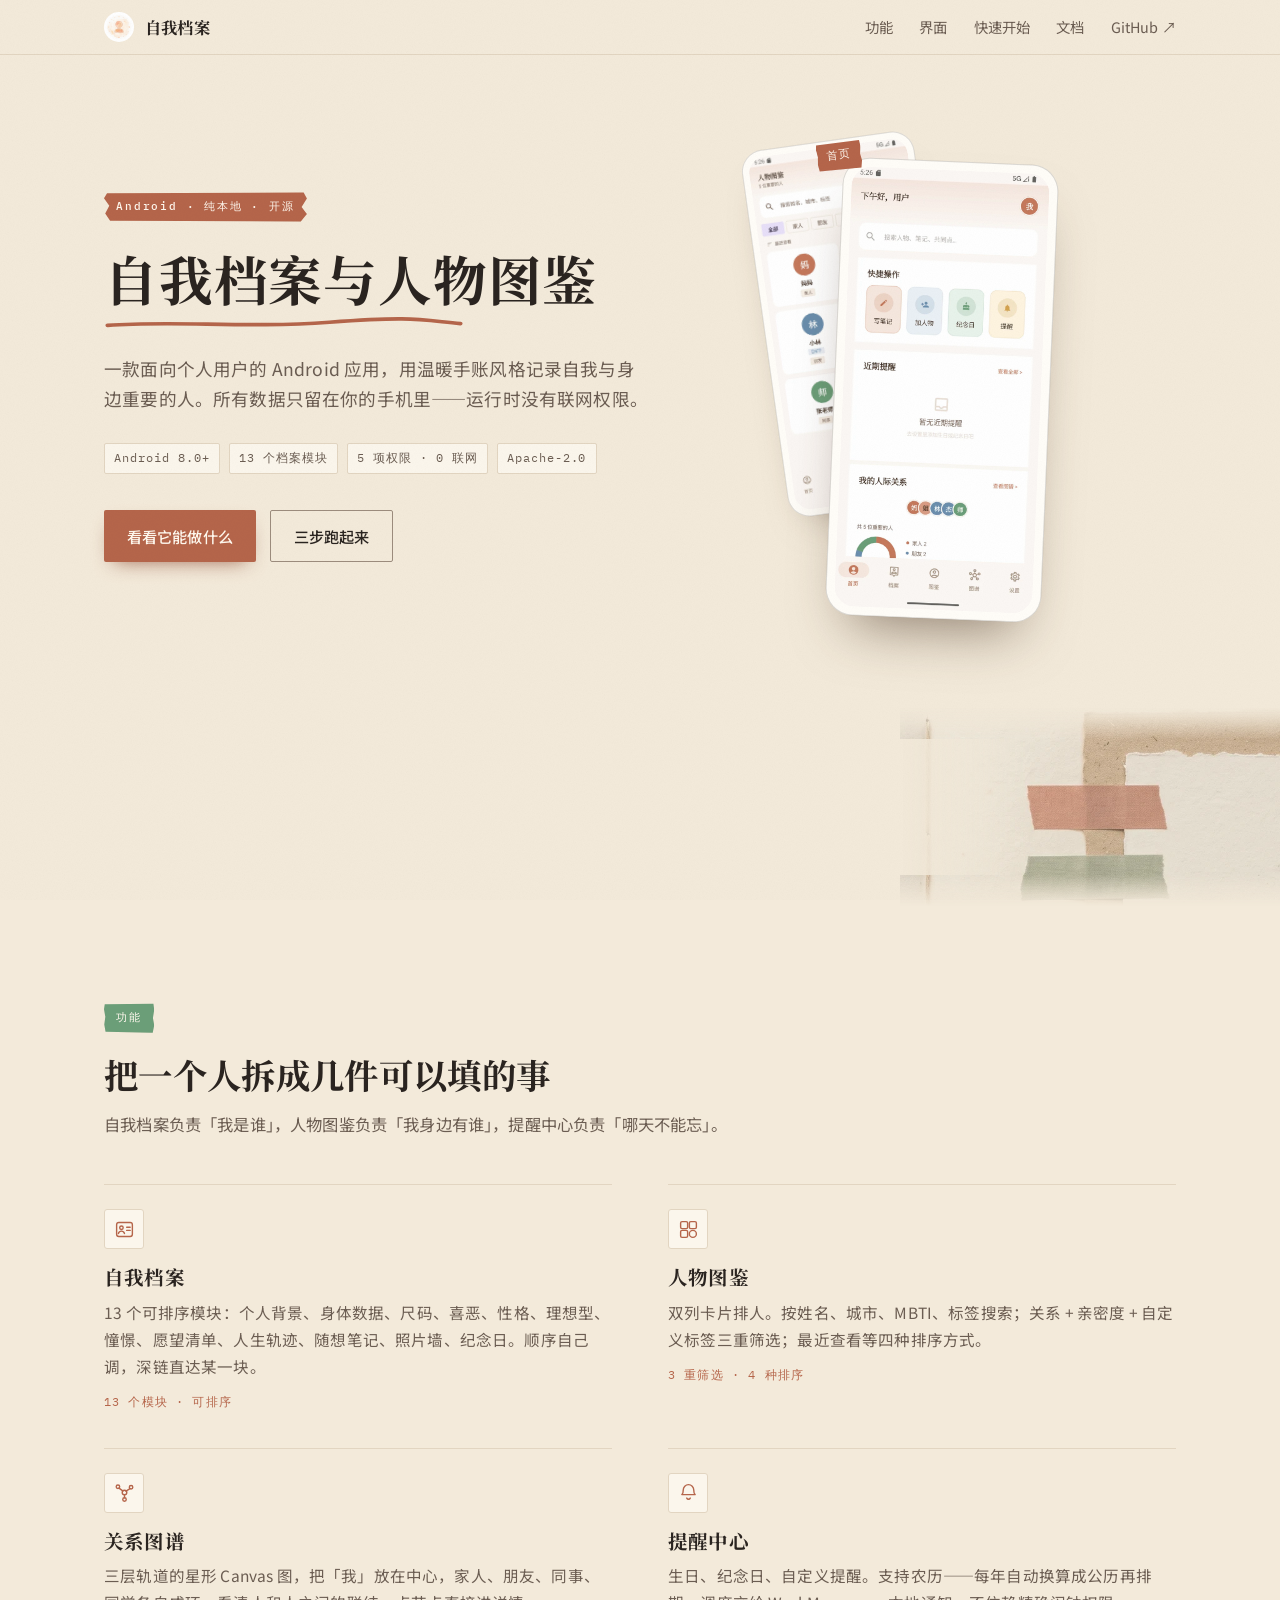
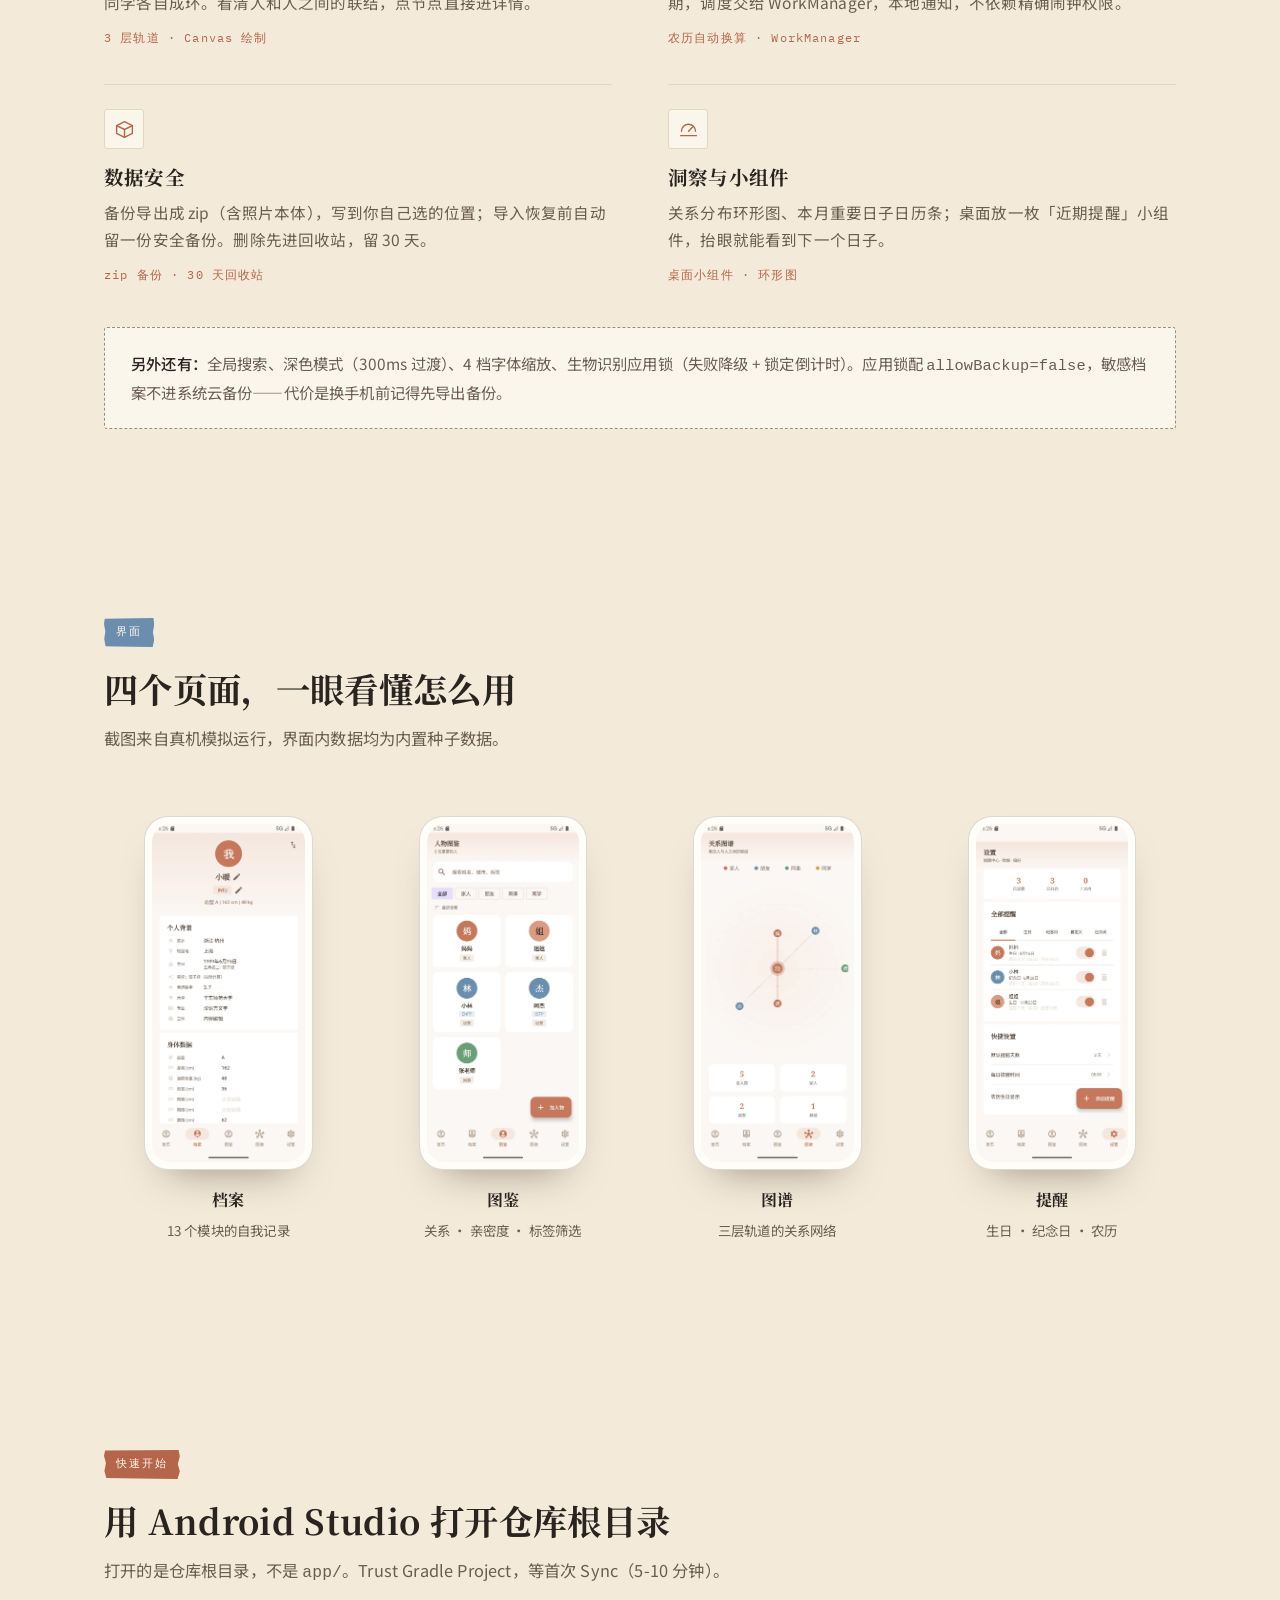
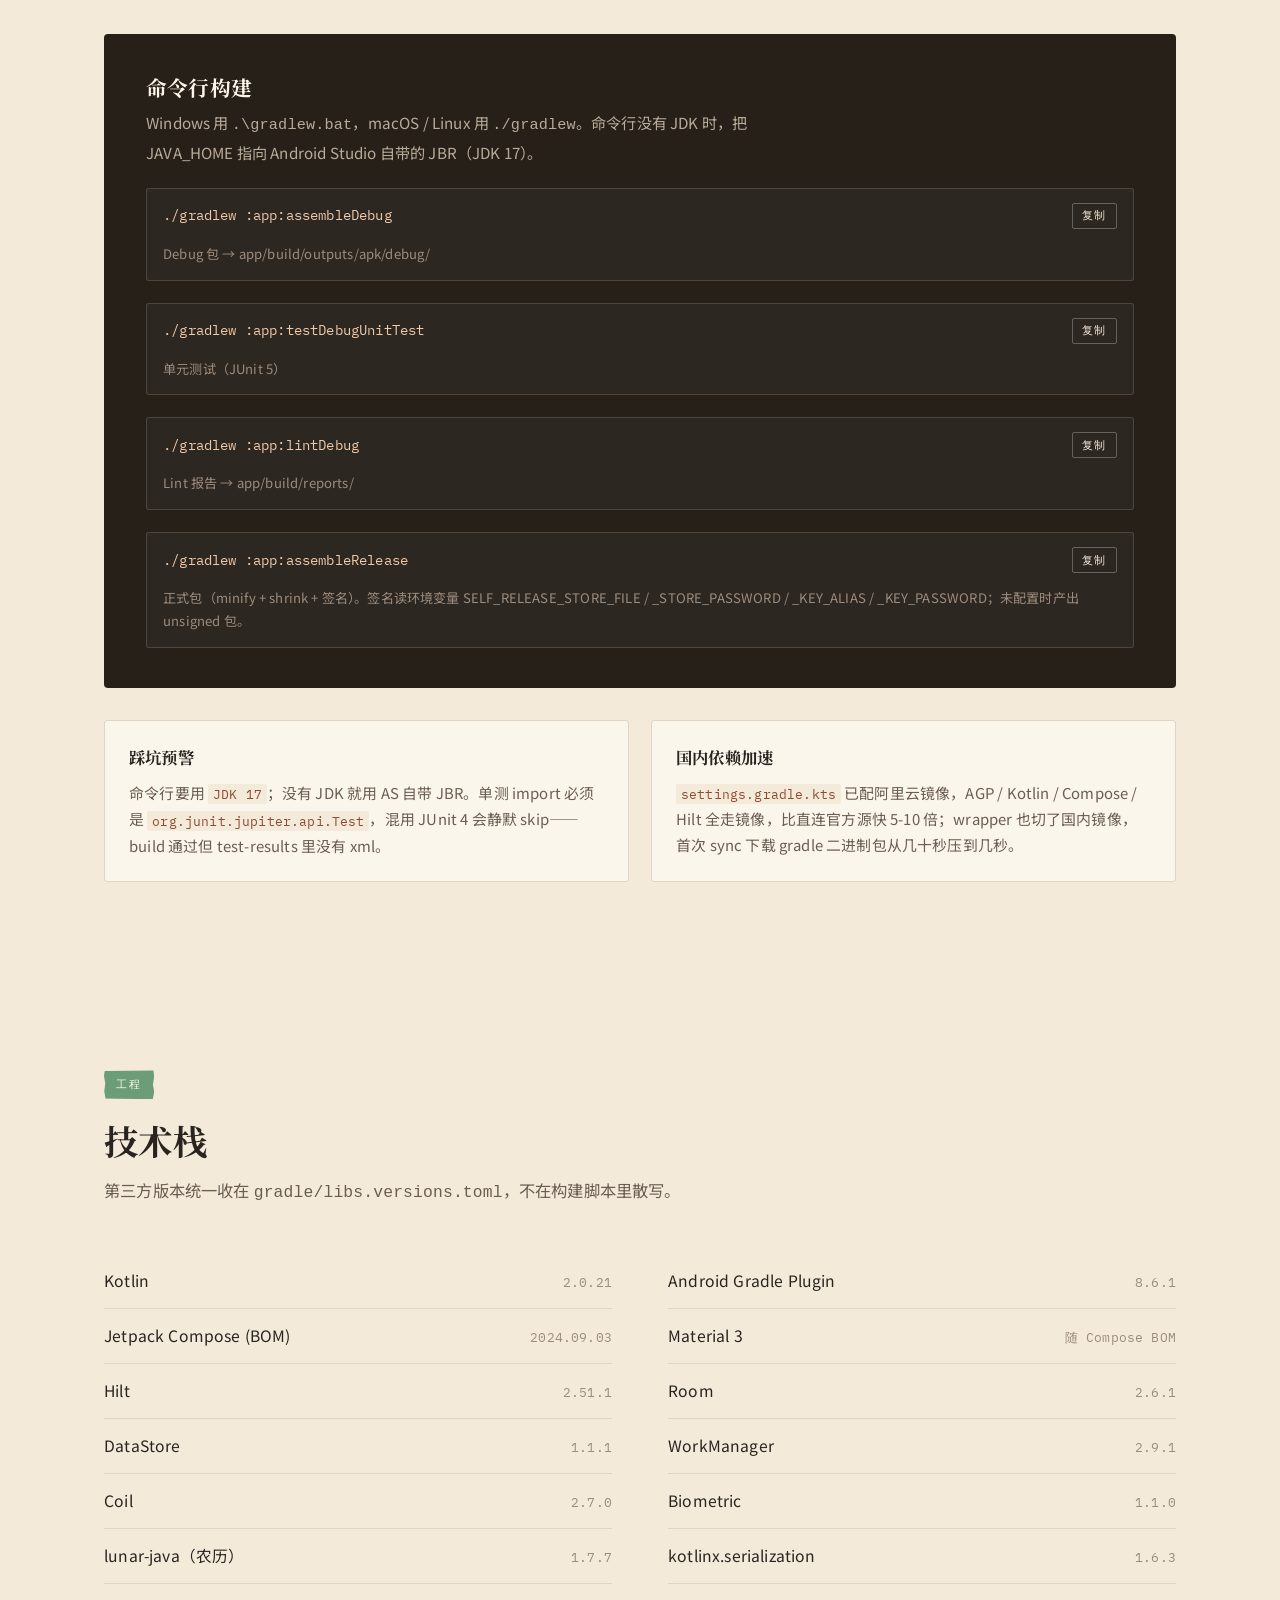
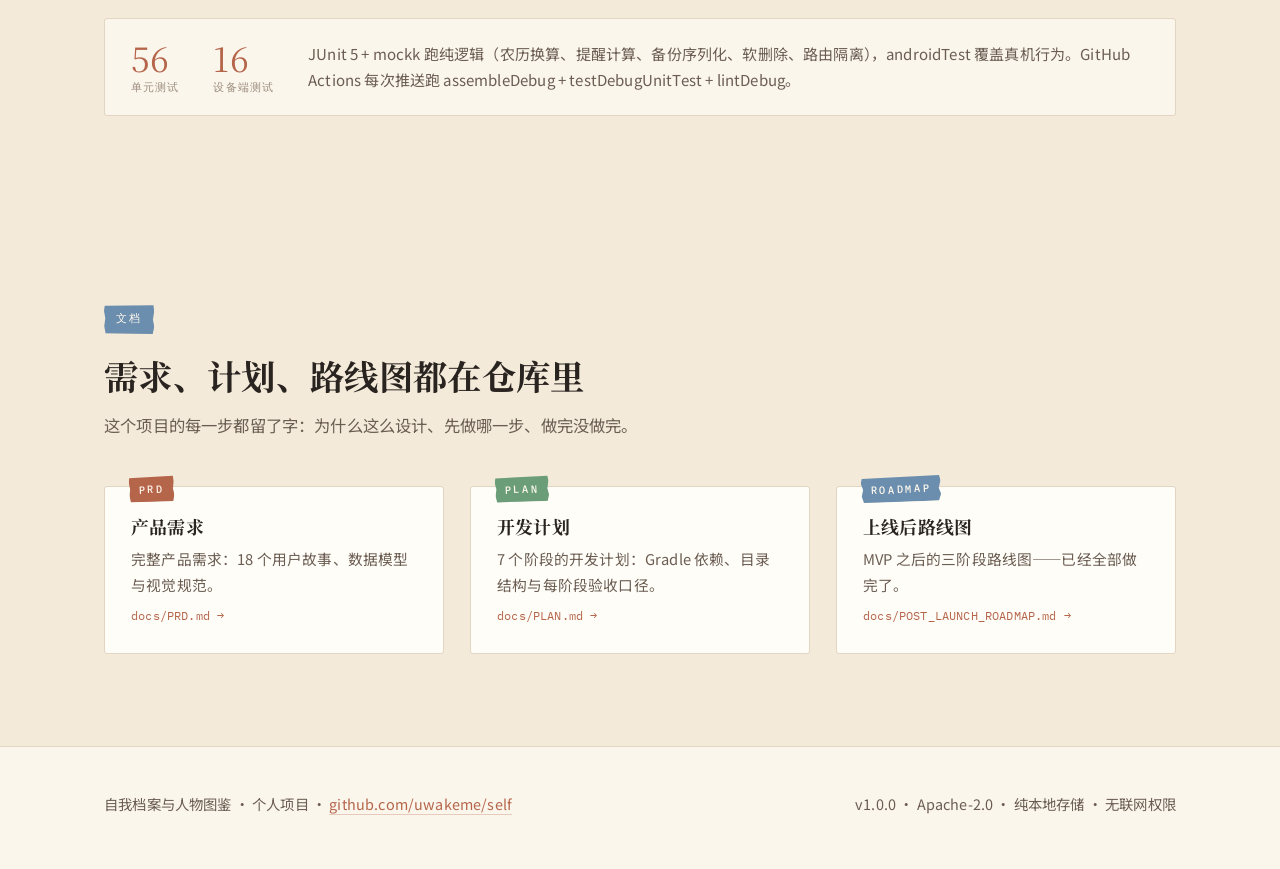
<file: docs/index.html>
<!DOCTYPE html>
<html lang="zh-CN">
<head>
<meta charset="utf-8">
<meta name="viewport" content="width=device-width, initial-scale=1">
<title>自我档案与人物图鉴 · 温暖手账风格的个人档案 Android 应用</title>
<meta name="description" content="一款面向个人用户的 Android 应用，用温暖手账风格记录自我与身边重要的人。纯本地存储、隐私优先。Kotlin + Jetpack Compose + Material 3 + Hilt + Room。">
<link rel="icon" type="image/png" href="assets/favicon.png">
<link rel="apple-touch-icon" href="assets/icon.png">
<meta property="og:type" content="website">
<meta property="og:site_name" content="自我档案与人物图鉴">
<meta property="og:locale" content="zh_CN">
<meta property="og:url" content="https://www.uwakeme.top/self/">
<meta property="og:title" content="自我档案与人物图鉴 · 温暖手账风格的个人档案 Android 应用">
<meta property="og:description" content="记录自我与身边重要的人。纯本地存储、隐私优先，运行时没有联网权限。">
<meta property="og:image" content="https://www.uwakeme.top/self/assets/og.jpg">
<meta property="og:image:width" content="1200">
<meta property="og:image:height" content="630">
<meta name="twitter:card" content="summary_large_image">
<meta name="twitter:title" content="自我档案与人物图鉴">
<meta name="twitter:description" content="温暖手账风格的个人档案 Android 应用，纯本地存储、隐私优先。">
<meta name="twitter:image" content="https://www.uwakeme.top/self/assets/og.jpg">
<link rel="preconnect" href="https://fonts.googleapis.com">
<link rel="preconnect" href="https://fonts.gstatic.com" crossorigin>
<link rel="stylesheet" href="https://fonts.googleapis.com/css2?family=IBM+Plex+Mono:wght@400;500&amp;family=Noto+Sans+SC:wght@400;500&amp;family=Noto+Serif+SC:wght@500;700&amp;display=swap" media="print" onload="this.media='all'">
<noscript><link rel="stylesheet" href="https://fonts.googleapis.com/css2?family=IBM+Plex+Mono:wght@400;500&amp;family=Noto+Sans+SC:wght@400;500&amp;family=Noto+Serif+SC:wght@500;700&amp;display=swap"></noscript>
<script type="application/ld+json">
{
  "@context": "https://schema.org",
  "@type": "SoftwareApplication",
  "name": "自我档案与人物图鉴",
  "alternateName": "自我档案",
  "applicationCategory": "LifestyleApplication",
  "operatingSystem": "Android 8.0 及以上",
  "softwareVersion": "1.0.0",
  "description": "面向个人用户的 Android 应用，用温暖手账风格记录自我与身边重要的人。纯本地存储，运行时无联网权限。",
  "url": "https://www.uwakeme.top/self/",
  "codeRepository": "https://github.com/uwakeme/self",
  "image": "https://www.uwakeme.top/self/assets/og.jpg",
  "license": "https://www.apache.org/licenses/LICENSE-2.0",
  "author": { "@type": "Person", "name": "uwakeme" },
  "offers": { "@type": "Offer", "price": "0", "priceCurrency": "CNY" },
  "featureList": [
    "13 个可排序模块的自我档案",
    "人物图鉴：搜索、三重筛选、四种排序",
    "三层轨道星形关系图谱",
    "支持农历的生日与纪念日提醒",
    "zip 备份导出导入与 30 天回收站",
    "生物识别应用锁与深色模式"
  ]
}
</script>
<style>
:root{
  --paper:#F3EADA;
  --paper-2:#FBF6EC;
  --paper-3:#FFFDF8;
  --ink:#2A2420;
  --ink-2:#6B5D52;
  --ink-3:#9C8C7D;
  --terra:#B5654A;
  --terra-2:#8E4B34;
  --moss:#6B9E78;
  --indigo:#6B8EAE;
  --rule:#E2D5C1;
  --serif:"Noto Serif SC","Songti SC","STSong","SimSun","Source Han Serif SC",serif;
  --sans:"Noto Sans SC","PingFang SC","Hiragino Sans GB","Microsoft YaHei",system-ui,-apple-system,sans-serif;
  --mono:"IBM Plex Mono",Consolas,"SF Mono","Liberation Mono",monospace;
  --wrap:1120px;
}
*,*::before,*::after{box-sizing:border-box}
html{scroll-behavior:smooth;-webkit-text-size-adjust:100%}
body{
  margin:0;background:var(--paper);color:var(--ink);
  font-family:var(--sans);font-size:17px;line-height:1.75;
  letter-spacing:.01em;
  -webkit-font-smoothing:antialiased;
  overflow-x:hidden;
}
img{max-width:100%;display:block}
a{color:inherit;text-decoration:none}
h1,h2,h3{font-family:var(--serif);font-weight:700;line-height:1.25;margin:0;letter-spacing:.01em}
p{margin:0}

/* ---- 纸张颗粒 ---- */
.grain{
  position:fixed;inset:0;z-index:60;pointer-events:none;opacity:.05;mix-blend-mode:multiply;
  background-image:url("data:image/svg+xml;utf8,<svg xmlns='http://www.w3.org/2000/svg' width='180' height='180'><filter id='n'><feTurbulence type='fractalNoise' baseFrequency='0.9' numOctaves='3' stitchTiles='stitch'/><feColorMatrix type='saturate' values='0'/></filter><rect width='180' height='180' filter='url(%23n)'/></svg>");
}

/* ---- 胶带 ---- */
.tape{
  display:inline-flex;align-items:center;gap:.5em;
  padding:.46em 1.1em;background:var(--terra);color:#FFF8EE;
  font-family:var(--mono);font-size:.7rem;font-weight:500;letter-spacing:.16em;
  white-space:nowrap;box-shadow:0 3px 10px rgba(94,64,44,.18);
  clip-path:polygon(1.5% 5%,0 22%,2.6% 47%,0.6% 73%,3% 97%,97% 100%,100% 75%,97.4% 51%,100% 23%,98.4% 3%);
}
.tape--sage{background:var(--moss)}
.tape--indigo{background:var(--indigo)}

/* ---- 导航 ---- */
.nav{
  position:sticky;top:0;z-index:50;
  background:rgba(243,234,218,.88);
  backdrop-filter:blur(10px);-webkit-backdrop-filter:blur(10px);
  border-bottom:1px solid var(--rule);
}
.nav__in{
  max-width:var(--wrap);margin:0 auto;padding:12px 24px;
  display:flex;align-items:center;gap:20px;
}
.nav__brand{display:flex;align-items:center;gap:11px;font-family:var(--serif);font-weight:700;font-size:1.02rem}
.nav__brand img{width:30px;height:30px;border-radius:50%}
.nav__links{margin-left:auto;display:flex;gap:26px;font-size:.9rem;color:var(--ink-2)}
.nav__links a{position:relative;padding:2px 0}
.nav__links a::after{
  content:"";position:absolute;left:0;right:100%;bottom:-2px;height:1px;background:var(--terra);
  transition:right .28s ease;
}
.nav__links a:hover::after{right:0}
.nav__links a:focus-visible{outline:2px solid var(--terra);outline-offset:4px;border-radius:2px}

/* ---- 通用 ---- */
.wrap{max-width:var(--wrap);margin:0 auto;padding:0 24px}
.sec{padding:92px 0}
.sec-head{max-width:660px;margin-bottom:46px}
.sec-head h2{font-size:clamp(1.55rem,3.1vw,2.15rem);margin:20px 0 0}
.sec-head p{color:var(--ink-2);margin-top:14px;font-size:1.02rem}

/* ---- 首屏 ---- */
.hero{padding:76px 0 88px;position:relative}
.hero__grid{display:grid;grid-template-columns:1.08fr .92fr;gap:56px;align-items:center}
.hero__title{font-size:clamp(2.1rem,5.4vw,3.35rem);margin:22px 0 0;letter-spacing:.015em}
.hero__rule{display:block;width:min(360px,82%);height:13px;color:var(--terra);margin:6px 0 0}
.hero__lede{color:var(--ink-2);font-size:1.1rem;margin-top:24px;max-width:34em}
.chips{list-style:none;display:flex;flex-wrap:wrap;gap:9px;padding:0;margin:28px 0 0}
.chips li{
  font-family:var(--mono);font-size:.74rem;letter-spacing:.08em;color:var(--ink-2);
  border:1px solid var(--rule);border-radius:2px;padding:.34em .78em;background:var(--paper-2);
}
.cta{display:flex;flex-wrap:wrap;gap:14px;margin-top:36px}
.btn{
  display:inline-flex;align-items:center;gap:.55em;
  font-size:.95rem;font-weight:500;padding:.78em 1.5em;border-radius:2px;
  transition:transform .18s ease,background-color .18s ease,box-shadow .18s ease,color .18s ease;
}
.btn--solid{background:var(--terra);color:#FFF8EE;box-shadow:0 8px 20px -10px rgba(142,75,52,.9)}
.btn--solid:hover{background:var(--terra-2);transform:translateY(-2px)}
.btn--ghost{border:1px solid var(--ink-3);color:var(--ink)}
.btn--ghost:hover{border-color:var(--terra);color:var(--terra);transform:translateY(-2px)}
.btn:focus-visible{outline:2px solid var(--terra);outline-offset:3px}

/* ---- 首屏拼贴 ---- */
.scene{position:relative;max-width:420px;margin:0 auto;padding-top:30px}
.scene__back{
  position:absolute;top:8px;left:50%;margin-left:-178px;width:174px;z-index:0;
  transform:rotate(-8deg);
  background:var(--paper-3);border:1px solid rgba(42,36,32,.15);border-radius:22px;padding:6px;
  box-shadow:0 22px 40px -26px rgba(70,48,30,.55);
}
.scene__back img{border-radius:17px}
.scene__front{
  position:relative;z-index:1;width:216px;margin:0 auto;transform:rotate(2.4deg);
  background:var(--paper-3);border:1px solid rgba(42,36,32,.17);border-radius:27px;padding:8px;
  box-shadow:0 32px 56px -26px rgba(70,48,30,.6);
}
.scene__front img{border-radius:20px}
.scene__tape{position:absolute;top:-16px;left:-28px;z-index:3;transform:rotate(-9deg);padding:.4em .85em}
.paperband{height:200px;background:url("assets/paper-band.webp") right center/auto 100% no-repeat}

/* ---- 功能 ---- */
.feat-grid{display:grid;grid-template-columns:repeat(2,1fr);gap:34px 56px}
.feat{border-top:1px solid var(--rule);padding-top:24px}
.feat__glyph{
  width:40px;height:40px;display:grid;place-items:center;color:var(--terra);
  border:1px solid var(--rule);border-radius:3px;background:var(--paper-2);margin-bottom:16px;
}
.feat__glyph svg{width:21px;height:21px}
.feat h3{font-size:1.22rem;margin-bottom:9px}
.feat p{color:var(--ink-2);font-size:.97rem}
.feat__meta{
  font-family:var(--mono);font-size:.72rem;letter-spacing:.1em;color:var(--terra);
  margin-top:12px;display:inline-block;
}
.feat-note{
  margin-top:40px;padding:22px 26px;border:1px dashed var(--ink-3);border-radius:3px;
  background:var(--paper-2);color:var(--ink-2);font-size:.96rem;
}
.feat-note strong{color:var(--ink);font-weight:500}

/* ---- 截图 ---- */
.shots{display:grid;grid-template-columns:repeat(4,1fr);gap:26px}
.shot{display:flex;flex-direction:column;align-items:center}
.shot__frame{
  width:100%;max-width:214px;background:var(--paper-3);border:1px solid rgba(42,36,32,.16);
  border-radius:24px;padding:7px;box-shadow:0 22px 40px -24px rgba(70,48,30,.55);
}
.shot__frame img{border-radius:18px}
.shot__cap{margin-top:16px;text-align:center}
.shot__cap b{font-family:var(--serif);font-size:1rem;display:block}
.shot__cap span{font-size:.84rem;color:var(--ink-2)}

/* ---- 快速开始 ---- */
.ink{background:#262019;color:#F2E7D8;border-radius:4px;padding:40px 42px;position:relative}
.ink h3{font-size:1.3rem;color:#FFF6E9}
.ink__intro{color:#B9AB99;margin-top:10px;font-size:.95rem;max-width:44em}
.cmd{
  margin-top:22px;border:1px solid rgba(242,231,216,.16);border-radius:3px;
  background:rgba(255,255,255,.035);padding:14px 16px;display:flex;align-items:center;gap:14px;flex-wrap:wrap;
}
.cmd code{font-family:var(--mono);font-size:.88rem;color:#F0C9A8;word-break:break-all;flex:1 1 260px}
.copy{
  font-family:var(--mono);font-size:.7rem;letter-spacing:.1em;color:#F2E7D8;background:transparent;
  border:1px solid rgba(242,231,216,.3);border-radius:2px;padding:.4em .85em;cursor:pointer;
  transition:background-color .18s ease,border-color .18s ease,color .18s ease;
}
.copy:hover{border-color:#F0C9A8;color:#F0C9A8}
.copy.is-done{background:var(--moss);border-color:var(--moss);color:#FFF8EE}
.copy:focus-visible{outline:2px solid #F0C9A8;outline-offset:2px}
.cmd__note{width:100%;font-size:.82rem;color:#9C8C7D;margin:0}
.notes{margin-top:32px;display:grid;grid-template-columns:1fr 1fr;gap:22px}
.note{background:var(--paper-2);border:1px solid var(--rule);border-radius:3px;padding:22px 24px}
.note b{font-family:var(--serif);display:block;margin-bottom:8px;font-size:1.02rem}
.note p{color:var(--ink-2);font-size:.93rem}
.note code{font-family:var(--mono);font-size:.86em;background:var(--paper);padding:.12em .38em;border-radius:2px;color:var(--terra-2)}

/* ---- 技术栈 ---- */
.stack{display:grid;grid-template-columns:1fr 1fr;gap:0 56px}
.stack__row{
  display:flex;justify-content:space-between;gap:20px;align-items:baseline;
  padding:13px 0;border-bottom:1px solid var(--rule);
}
.stack__row dt{font-size:.98rem}
.stack__row dd{margin:0;font-family:var(--mono);font-size:.82rem;color:var(--ink-3);white-space:nowrap}
.ci{
  margin-top:34px;display:flex;flex-wrap:wrap;gap:34px;align-items:center;
  background:var(--paper-2);border:1px solid var(--rule);border-radius:3px;padding:22px 26px;
}
.ci__num{font-family:var(--serif);font-size:2.1rem;line-height:1;color:var(--terra)}
.ci__num small{font-family:var(--mono);font-size:.7rem;color:var(--ink-3);letter-spacing:.1em;display:block;margin-top:7px}
.ci__txt{color:var(--ink-2);font-size:.94rem;flex:1 1 320px}

/* ---- 文档 ---- */
.docs{display:grid;grid-template-columns:repeat(3,1fr);gap:26px}
.doc{
  background:var(--paper-3);border:1px solid var(--rule);border-radius:3px;padding:28px 26px 26px;
  position:relative;transition:transform .2s ease,box-shadow .2s ease,border-color .2s ease;
  display:block;
}
.doc:hover{transform:translateY(-4px);box-shadow:0 20px 38px -24px rgba(70,48,30,.6);border-color:var(--terra)}
.doc__tape{position:absolute;top:-11px;left:24px;transform:rotate(-2.5deg);padding:.36em .9em;font-size:.66rem}
.doc h3{font-size:1.12rem;margin-bottom:9px}
.doc p{color:var(--ink-2);font-size:.92rem}
.doc__go{margin-top:16px;font-family:var(--mono);font-size:.78rem;color:var(--terra)}

/* ---- 页脚 ---- */
.foot{border-top:1px solid var(--rule);padding:44px 0 56px;background:var(--paper-2)}
.foot__in{display:flex;flex-wrap:wrap;gap:22px;align-items:center;justify-content:space-between}
.foot p{color:var(--ink-2);font-size:.9rem}
.foot a{color:var(--terra);border-bottom:1px solid rgba(181,101,74,.3)}
.foot a:hover{border-bottom-color:var(--terra)}

/* ---- 进场 ---- */
.reveal{opacity:0;transform:translateY(18px);transition:opacity .6s ease,transform .6s ease}
.reveal.is-in{opacity:1;transform:none}

@media (max-width:900px){
  .hero__grid{grid-template-columns:1fr;gap:46px}
  .hero{padding-top:52px}
  .feat-grid{grid-template-columns:1fr}
  .shots{grid-template-columns:repeat(2,1fr);gap:30px 22px}
  .notes,.stack,.docs{grid-template-columns:1fr}
  .ink{padding:30px 24px}
  .nav__links a:nth-child(-n+3){display:none}
}
@media (max-width:560px){
  body{font-size:16px}
  .paperband{height:132px}
  .scene__back{margin-left:-142px;width:154px}
  .scene__front{width:194px}
  .sec{padding:64px 0}
  .shots{display:flex;overflow-x:auto;gap:20px;padding-bottom:14px;scroll-snap-type:x mandatory;-webkit-overflow-scrolling:touch}
  .shot{flex:0 0 76%;scroll-snap-align:center}
  .shot__frame{max-width:100%}
  .cta .btn{flex:1 1 100%;justify-content:center}
  .hero__rule{width:64%}
}
@media (prefers-reduced-motion:reduce){
  html{scroll-behavior:auto}
  .reveal{opacity:1;transform:none;transition:none}
  *{animation-duration:.01ms!important;transition-duration:.01ms!important}
}
</style>
</head>
<body>
<div class="grain" aria-hidden="true"></div>

<header class="nav">
  <div class="nav__in">
    <a class="nav__brand" href="#top">
      <img src="assets/icon.png" alt="" width="30" height="30">
      <span>自我档案</span>
    </a>
    <nav class="nav__links">
      <a href="#features">功能</a>
      <a href="#screens">界面</a>
      <a href="#quickstart">快速开始</a>
      <a href="#docs">文档</a>
      <a href="https://github.com/uwakeme/self" rel="noopener">GitHub ↗</a>
    </nav>
  </div>
</header>

<main id="top">

  <section class="hero">
    <div class="wrap hero__grid">
      <div class="hero__copy">
        <span class="tape">Android · 纯本地 · 开源</span>
        <h1 class="hero__title">自我档案与人物图鉴</h1>
        <svg class="hero__rule" viewBox="0 0 300 13" preserveAspectRatio="none" aria-hidden="true">
          <path d="M3 8.4C58 3.2 118 11.4 188 5.2S262 2.6 297 6.6" fill="none" stroke="currentColor" stroke-width="3.6" stroke-linecap="round"/>
        </svg>
        <p class="hero__lede">一款面向个人用户的 Android 应用，用温暖手账风格记录自我与身边重要的人。所有数据只留在你的手机里——运行时没有联网权限。</p>
        <ul class="chips">
          <li>Android 8.0+</li>
          <li>13 个档案模块</li>
          <li>5 项权限 · 0 联网</li>
          <li>Apache-2.0</li>
        </ul>
        <div class="cta">
          <a class="btn btn--solid" href="#features">看看它能做什么</a>
          <a class="btn btn--ghost" href="#quickstart">三步跑起来</a>
        </div>
      </div>
      <div class="scene">
        <div class="scene__back">
          <img src="assets/screen-people.webp" alt="" aria-hidden="true">
        </div>
        <div class="scene__front">
          <span class="tape scene__tape">首页</span>
          <img src="assets/screen-home.webp" alt="应用首页：快捷操作、近期提醒、关系分布">
        </div>
      </div>
    </div>
  </section>

  <div class="paperband" aria-hidden="true"></div>

  <section class="sec" id="features">
    <div class="wrap">
      <div class="sec-head reveal">
        <span class="tape tape--sage">功能</span>
        <h2>把一个人拆成几件可以填的事</h2>
        <p>自我档案负责「我是谁」，人物图鉴负责「我身边有谁」，提醒中心负责「哪天不能忘」。</p>
      </div>
      <div class="feat-grid">
        <article class="feat reveal">
          <span class="feat__glyph"><svg viewBox="0 0 24 24" fill="none" stroke="currentColor" stroke-width="1.6" stroke-linecap="round" stroke-linejoin="round"><rect x="3" y="4" width="18" height="16" rx="2.5"/><circle cx="8.5" cy="10" r="2"/><path d="M5 16.5c.6-1.8 1.9-2.7 3.5-2.7s2.9.9 3.5 2.7"/><path d="M14.5 9.5h4M14.5 13h4"/></svg></span>
          <h3>自我档案</h3>
          <p>13 个可排序模块：个人背景、身体数据、尺码、喜恶、性格、理想型、憧憬、愿望清单、人生轨迹、随想笔记、照片墙、纪念日。顺序自己调，深链直达某一块。</p>
          <span class="feat__meta">13 个模块 · 可排序</span>
        </article>
        <article class="feat reveal">
          <span class="feat__glyph"><svg viewBox="0 0 24 24" fill="none" stroke="currentColor" stroke-width="1.6" stroke-linecap="round" stroke-linejoin="round"><rect x="3" y="3" width="8" height="8" rx="1.6"/><rect x="13" y="3" width="8" height="8" rx="1.6"/><rect x="3" y="13" width="8" height="8" rx="1.6"/><circle cx="17" cy="17" r="4"/></svg></span>
          <h3>人物图鉴</h3>
          <p>双列卡片排人。按姓名、城市、MBTI、标签搜索；关系 + 亲密度 + 自定义标签三重筛选；最近查看等四种排序方式。</p>
          <span class="feat__meta">3 重筛选 · 4 种排序</span>
        </article>
        <article class="feat reveal">
          <span class="feat__glyph"><svg viewBox="0 0 24 24" fill="none" stroke="currentColor" stroke-width="1.6" stroke-linecap="round" stroke-linejoin="round"><circle cx="12" cy="12" r="2.6"/><circle cx="4.5" cy="5.5" r="2"/><circle cx="19.5" cy="6" r="2"/><circle cx="12" cy="20" r="2"/><path d="M5.7 7 10 10.2M18.3 7.5 13.7 10.4M12 14.6V18"/></svg></span>
          <h3>关系图谱</h3>
          <p>三层轨道的星形 Canvas 图，把「我」放在中心，家人、朋友、同事、同学各自成环。看清人和人之间的联结，点节点直接进详情。</p>
          <span class="feat__meta">3 层轨道 · Canvas 绘制</span>
        </article>
        <article class="feat reveal">
          <span class="feat__glyph"><svg viewBox="0 0 24 24" fill="none" stroke="currentColor" stroke-width="1.6" stroke-linecap="round" stroke-linejoin="round"><path d="M6 9a6 6 0 0 1 12 0c0 4 1.6 5.4 1.6 5.4H4.4S6 13 6 9Z"/><path d="M10 18.4a2.2 2.2 0 0 0 4 0"/></svg></span>
          <h3>提醒中心</h3>
          <p>生日、纪念日、自定义提醒。支持农历——每年自动换算成公历再排期，调度交给 WorkManager，本地通知，不依赖精确闹钟权限。</p>
          <span class="feat__meta">农历自动换算 · WorkManager</span>
        </article>
        <article class="feat reveal">
          <span class="feat__glyph"><svg viewBox="0 0 24 24" fill="none" stroke="currentColor" stroke-width="1.6" stroke-linecap="round" stroke-linejoin="round"><path d="M3 7.5 12 3l9 4.5v9L12 21l-9-4.5v-9Z"/><path d="M3 7.5 12 12l9-4.5M12 12v9"/></svg></span>
          <h3>数据安全</h3>
          <p>备份导出成 zip（含照片本体），写到你自己选的位置；导入恢复前自动留一份安全备份。删除先进回收站，留 30 天。</p>
          <span class="feat__meta">zip 备份 · 30 天回收站</span>
        </article>
        <article class="feat reveal">
          <span class="feat__glyph"><svg viewBox="0 0 24 24" fill="none" stroke="currentColor" stroke-width="1.6" stroke-linecap="round" stroke-linejoin="round"><path d="M4 14a8 8 0 0 1 16 0"/><path d="M12 14 16.5 9.5"/><path d="M3 19h18"/></svg></span>
          <h3>洞察与小组件</h3>
          <p>关系分布环形图、本月重要日子日历条；桌面放一枚「近期提醒」小组件，抬眼就能看到下一个日子。</p>
          <span class="feat__meta">桌面小组件 · 环形图</span>
        </article>
      </div>
      <p class="feat-note reveal"><strong>另外还有：</strong>全局搜索、深色模式（300ms 过渡）、4 档字体缩放、生物识别应用锁（失败降级 + 锁定倒计时）。应用锁配 <code>allowBackup=false</code>，敏感档案不进系统云备份——代价是换手机前记得先导出备份。</p>
    </div>
  </section>

  <section class="sec" id="screens">
    <div class="wrap">
      <div class="sec-head reveal">
        <span class="tape tape--indigo">界面</span>
        <h2>四个页面，一眼看懂怎么用</h2>
        <p>截图来自真机模拟运行，界面内数据均为内置种子数据。</p>
      </div>
      <div class="shots">
        <figure class="shot reveal">
          <div class="shot__frame"><img src="assets/screen-self.webp" alt="档案页：个人背景与身体数据模块" loading="lazy"></div>
          <figcaption class="shot__cap"><b>档案</b><span>13 个模块的自我记录</span></figcaption>
        </figure>
        <figure class="shot reveal">
          <div class="shot__frame"><img src="assets/screen-people.webp" alt="图鉴页：人物卡片与关系筛选" loading="lazy"></div>
          <figcaption class="shot__cap"><b>图鉴</b><span>关系 · 亲密度 · 标签筛选</span></figcaption>
        </figure>
        <figure class="shot reveal">
          <div class="shot__frame"><img src="assets/screen-map.webp" alt="图谱页：星形关系图" loading="lazy"></div>
          <figcaption class="shot__cap"><b>图谱</b><span>三层轨道的关系网络</span></figcaption>
        </figure>
        <figure class="shot reveal">
          <div class="shot__frame"><img src="assets/screen-settings.webp" alt="设置页：提醒中心列表" loading="lazy"></div>
          <figcaption class="shot__cap"><b>提醒</b><span>生日 · 纪念日 · 农历</span></figcaption>
        </figure>
      </div>
    </div>
  </section>

  <section class="sec" id="quickstart">
    <div class="wrap">
      <div class="sec-head reveal">
        <span class="tape">快速开始</span>
        <h2>用 Android Studio 打开仓库根目录</h2>
        <p>打开的是仓库根目录，不是 <code>app/</code>。Trust Gradle Project，等首次 Sync（5-10 分钟）。</p>
      </div>
      <div class="ink reveal">
        <h3>命令行构建</h3>
        <p class="ink__intro">Windows 用 <code>.\gradlew.bat</code>，macOS / Linux 用 <code>./gradlew</code>。命令行没有 JDK 时，把 JAVA_HOME 指向 Android Studio 自带的 JBR（JDK 17）。</p>
        <div class="cmd">
          <code>./gradlew :app:assembleDebug</code>
          <button class="copy" type="button" data-copy="./gradlew :app:assembleDebug">复制</button>
          <p class="cmd__note">Debug 包 → app/build/outputs/apk/debug/</p>
        </div>
        <div class="cmd">
          <code>./gradlew :app:testDebugUnitTest</code>
          <button class="copy" type="button" data-copy="./gradlew :app:testDebugUnitTest">复制</button>
          <p class="cmd__note">单元测试（JUnit 5）</p>
        </div>
        <div class="cmd">
          <code>./gradlew :app:lintDebug</code>
          <button class="copy" type="button" data-copy="./gradlew :app:lintDebug">复制</button>
          <p class="cmd__note">Lint 报告 → app/build/reports/</p>
        </div>
        <div class="cmd">
          <code>./gradlew :app:assembleRelease</code>
          <button class="copy" type="button" data-copy="./gradlew :app:assembleRelease">复制</button>
          <p class="cmd__note">正式包（minify + shrink + 签名）。签名读环境变量 SELF_RELEASE_STORE_FILE / _STORE_PASSWORD / _KEY_ALIAS / _KEY_PASSWORD；未配置时产出 unsigned 包。</p>
        </div>
      </div>
      <div class="notes">
        <div class="note reveal">
          <b>踩坑预警</b>
          <p>命令行要用 <code>JDK 17</code>；没有 JDK 就用 AS 自带 JBR。单测 import 必须是 <code>org.junit.jupiter.api.Test</code>，混用 JUnit 4 会静默 skip——build 通过但 test-results 里没有 xml。</p>
        </div>
        <div class="note reveal">
          <b>国内依赖加速</b>
          <p><code>settings.gradle.kts</code> 已配阿里云镜像，AGP / Kotlin / Compose / Hilt 全走镜像，比直连官方源快 5-10 倍；wrapper 也切了国内镜像，首次 sync 下载 gradle 二进制包从几十秒压到几秒。</p>
        </div>
      </div>
    </div>
  </section>

  <section class="sec" id="stack">
    <div class="wrap">
      <div class="sec-head reveal">
        <span class="tape tape--sage">工程</span>
        <h2>技术栈</h2>
        <p>第三方版本统一收在 <code>gradle/libs.versions.toml</code>，不在构建脚本里散写。</p>
      </div>
      <dl class="stack reveal">
        <div class="stack__row"><dt>Kotlin</dt><dd>2.0.21</dd></div>
        <div class="stack__row"><dt>Android Gradle Plugin</dt><dd>8.6.1</dd></div>
        <div class="stack__row"><dt>Jetpack Compose (BOM)</dt><dd>2024.09.03</dd></div>
        <div class="stack__row"><dt>Material 3</dt><dd>随 Compose BOM</dd></div>
        <div class="stack__row"><dt>Hilt</dt><dd>2.51.1</dd></div>
        <div class="stack__row"><dt>Room</dt><dd>2.6.1</dd></div>
        <div class="stack__row"><dt>DataStore</dt><dd>1.1.1</dd></div>
        <div class="stack__row"><dt>WorkManager</dt><dd>2.9.1</dd></div>
        <div class="stack__row"><dt>Coil</dt><dd>2.7.0</dd></div>
        <div class="stack__row"><dt>Biometric</dt><dd>1.1.0</dd></div>
        <div class="stack__row"><dt>lunar-java（农历）</dt><dd>1.7.7</dd></div>
        <div class="stack__row"><dt>kotlinx.serialization</dt><dd>1.6.3</dd></div>
      </dl>
      <div class="ci reveal">
        <div class="ci__num">56<small>单元测试</small></div>
        <div class="ci__num">16<small>设备端测试</small></div>
        <p class="ci__txt">JUnit 5 + mockk 跑纯逻辑（农历换算、提醒计算、备份序列化、软删除、路由隔离），androidTest 覆盖真机行为。GitHub Actions 每次推送跑 assembleDebug + testDebugUnitTest + lintDebug。</p>
      </div>
    </div>
  </section>

  <section class="sec" id="docs">
    <div class="wrap">
      <div class="sec-head reveal">
        <span class="tape tape--indigo">文档</span>
        <h2>需求、计划、路线图都在仓库里</h2>
        <p>这个项目的每一步都留了字：为什么这么设计、先做哪一步、做完没做完。</p>
      </div>
      <div class="docs">
        <a class="doc reveal" href="./PRD.md">
          <span class="tape doc__tape">PRD</span>
          <h3>产品需求</h3>
          <p>完整产品需求：18 个用户故事、数据模型与视觉规范。</p>
          <span class="doc__go">docs/PRD.md →</span>
        </a>
        <a class="doc reveal" href="./PLAN.md">
          <span class="tape tape--sage doc__tape">PLAN</span>
          <h3>开发计划</h3>
          <p>7 个阶段的开发计划：Gradle 依赖、目录结构与每阶段验收口径。</p>
          <span class="doc__go">docs/PLAN.md →</span>
        </a>
        <a class="doc reveal" href="./POST_LAUNCH_ROADMAP.md">
          <span class="tape tape--indigo doc__tape">ROADMAP</span>
          <h3>上线后路线图</h3>
          <p>MVP 之后的三阶段路线图——已经全部做完了。</p>
          <span class="doc__go">docs/POST_LAUNCH_ROADMAP.md →</span>
        </a>
      </div>
    </div>
  </section>

</main>

<footer class="foot">
  <div class="wrap foot__in">
    <p>自我档案与人物图鉴 · 个人项目 · <a href="https://github.com/uwakeme/self" rel="noopener">github.com/uwakeme/self</a></p>
    <p>v1.0.0 · Apache-2.0 · 纯本地存储 · 无联网权限</p>
  </div>
</footer>

<script>
(function () {
  var reduce = window.matchMedia && window.matchMedia('(prefers-reduced-motion: reduce)').matches;
  var items = document.querySelectorAll('.reveal');
  if (reduce || !('IntersectionObserver' in window)) {
    for (var i = 0; i < items.length; i++) items[i].classList.add('is-in');
  } else {
    var io = new IntersectionObserver(function (entries) {
      entries.forEach(function (en) {
        if (en.isIntersecting) { en.target.classList.add('is-in'); io.unobserve(en.target); }
      });
    }, { rootMargin: '0px 0px -8% 0px', threshold: 0.08 });
    for (var j = 0; j < items.length; j++) io.observe(items[j]);
  }

  function fallbackCopy(text) {
    var ta = document.createElement('textarea');
    ta.value = text;
    ta.setAttribute('readonly', '');
    ta.style.position = 'fixed';
    ta.style.opacity = '0';
    document.body.appendChild(ta);
    ta.select();
    try { document.execCommand('copy'); } catch (e) {}
    document.body.removeChild(ta);
  }

  document.querySelectorAll('.copy').forEach(function (btn) {
    btn.addEventListener('click', function () {
      var text = btn.getAttribute('data-copy') || '';
      if (navigator.clipboard && window.isSecureContext) {
        navigator.clipboard.writeText(text).catch(function () { fallbackCopy(text); });
      } else {
        fallbackCopy(text);
      }
      var label = btn.textContent;
      btn.textContent = '已复制';
      btn.classList.add('is-done');
      setTimeout(function () {
        btn.textContent = label;
        btn.classList.remove('is-done');
      }, 1600);
    });
  });
})();
</script>
</body>
</html>
</file>
